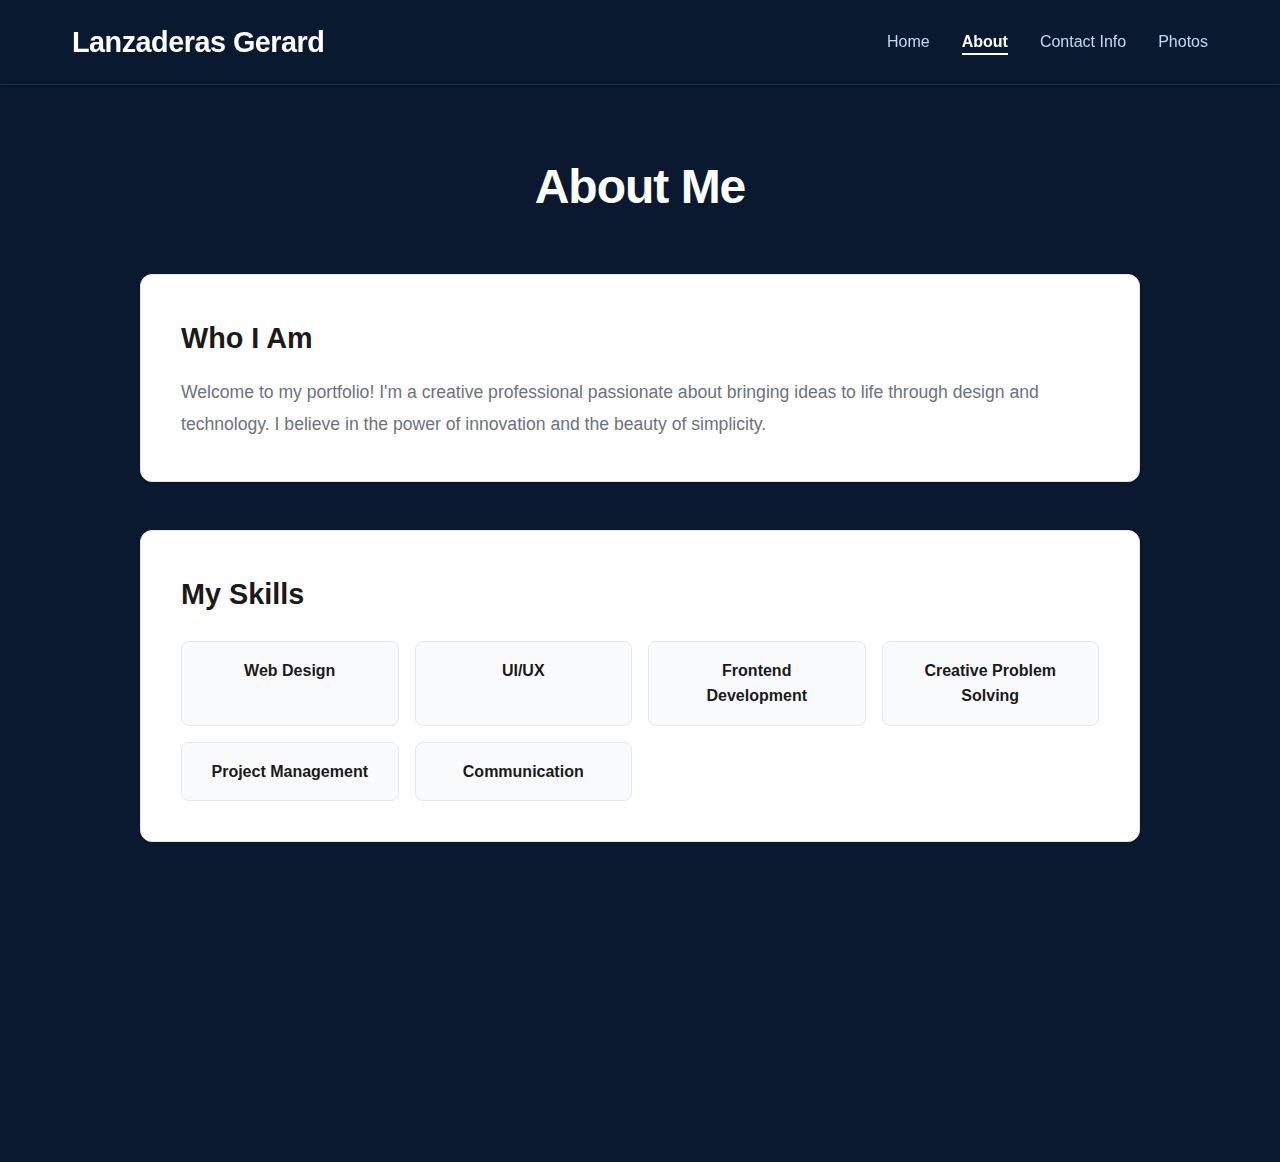
<file: about.html>
<!DOCTYPE html>
<html lang="en">
<head>
    <meta charset="UTF-8">
    <meta name="viewport" content="width=device-width, initial-scale=1.0">
    <title>About - Lanzaderas Gerard </title>
    <link rel="stylesheet" href="styles.css">
</head>
<body>
    <nav class="navbar">
        <div class="nav-container">
            <div class="logo">Lanzaderas Gerard</div>
            <ul class="nav-menu">
                <li><a href="index.html" class="nav-link">Home</a></li>
                <li><a href="about.html" class="nav-link active">About</a></li>
                <li><a href="contact.html" class="nav-link">Contact Info</a></li>
                <li><a href="photos.html" class="nav-link">Photos</a></li>
            </ul>
            <div class="hamburger">
                <span></span>
                <span></span>
                <span></span>
            </div>
        </div>
    </nav>

    <main class="main-content about-page">
        <div class="page-container">
            <h1 class="page-title">About Me</h1>
            <div class="about-content">
                <div class="about-section">
                    <h2>Who I Am</h2>
                    <p>Welcome to my portfolio! I'm a creative professional passionate about bringing ideas to life through design and technology. I believe in the power of innovation and the beauty of simplicity.</p>
                </div>
                <div class="about-section">
                    <h2>My Skills</h2>
                    <div class="skills-grid">
                        <div class="skill-item">Web Design</div>
                        <div class="skill-item">UI/UX</div>
                        <div class="skill-item">Frontend Development</div>
                        <div class="skill-item">Creative Problem Solving</div>
                        <div class="skill-item">Project Management</div>
                        <div class="skill-item">Communication</div>
                    </div>
                </div>
                <div class="about-section">
                    <h2>My Journey</h2>
                    <p>My journey in design and development started with curiosity and has evolved into a passion for creating meaningful digital experiences. Every project is an opportunity to learn, grow, and make an impact.</p>
                </div>
            </div>
        </div>
    </main>

    <script src="script.js"></script>
</body>
</html>
</file>
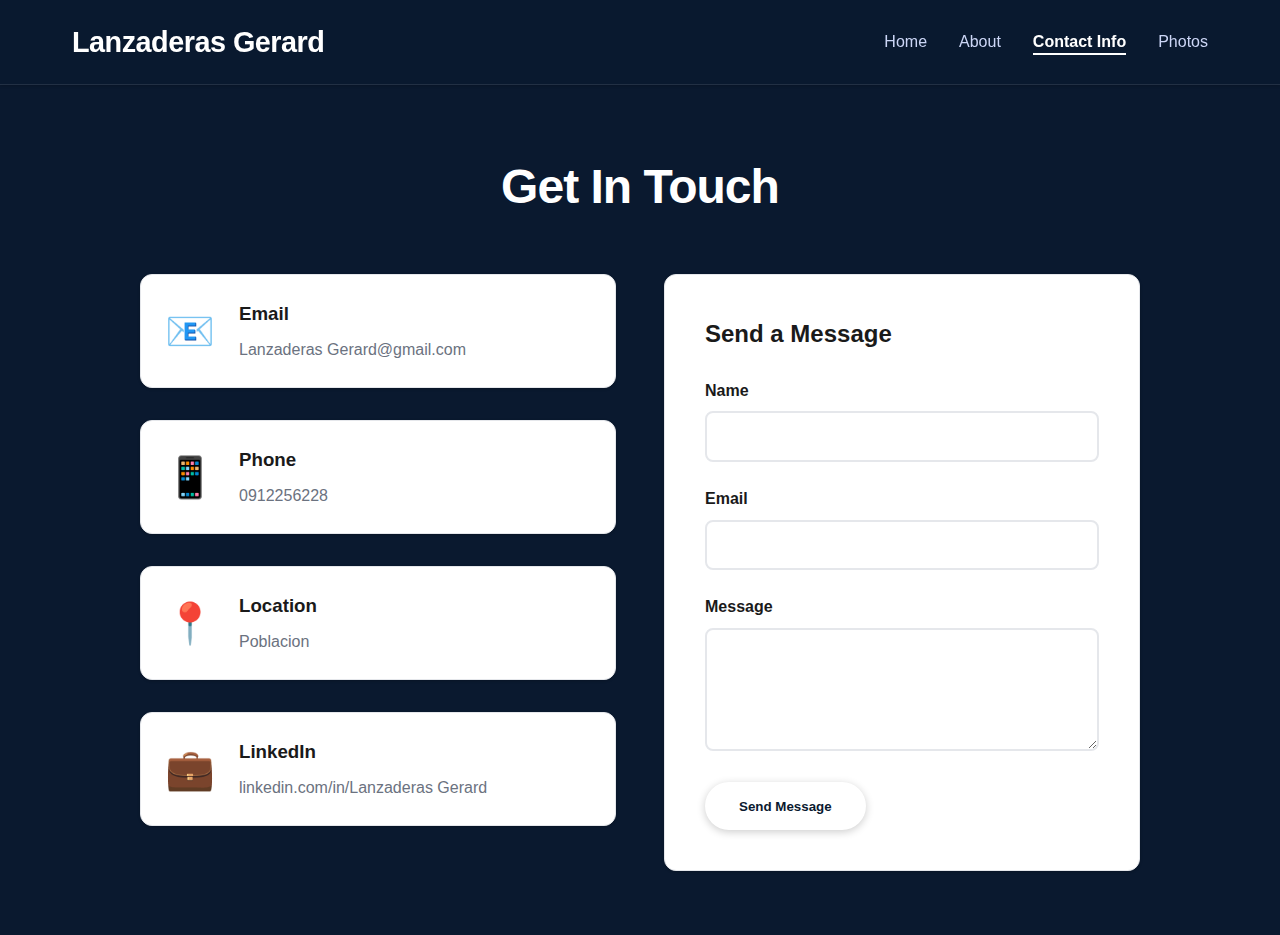
<file: contact.html>
<!DOCTYPE html>
<html lang="en">
<head>
    <meta charset="UTF-8">
    <meta name="viewport" content="width=device-width, initial-scale=1.0">
    <title>Contact Info - Lanzaderas Gerard</title>
    <link rel="stylesheet" href="styles.css">
</head>
<body>
    <nav class="navbar">
        <div class="nav-container">
            <div class="logo">Lanzaderas Gerard</div>
            <ul class="nav-menu">
                <li><a href="index.html" class="nav-link">Home</a></li>
                <li><a href="about.html" class="nav-link">About</a></li>
                <li><a href="contact.html" class="nav-link active">Contact Info</a></li>
                <li><a href="photos.html" class="nav-link">Photos</a></li>
            </ul>
            <div class="hamburger">
                <span></span>
                <span></span>
                <span></span>
            </div>
        </div>
    </nav>

    <main class="main-content contact-page">
        <div class="page-container">
            <h1 class="page-title">Get In Touch</h1>
            <div class="contact-content">
                <div class="contact-info">
                    <div class="contact-item">
                        <div class="contact-icon">📧</div>
                        <div class="contact-details">
                            <h3>Email</h3>
                            <p>Lanzaderas Gerard@gmail.com</p>
                        </div>
                    </div>
                    <div class="contact-item">
                        <div class="contact-icon">📱</div>
                        <div class="contact-details">
                            <h3>Phone</h3>
                            <p>0912256228</p>
                        </div>
                    </div>
                    <div class="contact-item">
                        <div class="contact-icon">📍</div>
                        <div class="contact-details">
                            <h3>Location</h3>
                            <p>Poblacion</p>
                        </div>
                    </div>
                    <div class="contact-item">
                        <div class="contact-icon">💼</div>
                        <div class="contact-details">
                            <h3>LinkedIn</h3>
                            <p>linkedin.com/in/Lanzaderas Gerard</p>
                        </div>
                    </div>
                </div>
                <form class="contact-form">
                    <h2>Send a Message</h2>
                    <div class="form-group">
                        <label for="name">Name</label>
                        <input type="text" id="name" name="name" required>
                    </div>
                    <div class="form-group">
                        <label for="email">Email</label>
                        <input type="email" id="email" name="email" required>
                    </div>
                    <div class="form-group">
                        <label for="message">Message</label>
                        <textarea id="message" name="message" rows="5" required></textarea>
                    </div>
                    <button type="submit" class="btn btn-primary">Send Message</button>
                </form>
            </div>
        </div>
    </main>

    <script src="script.js"></script>
</body>
</html>
</file>
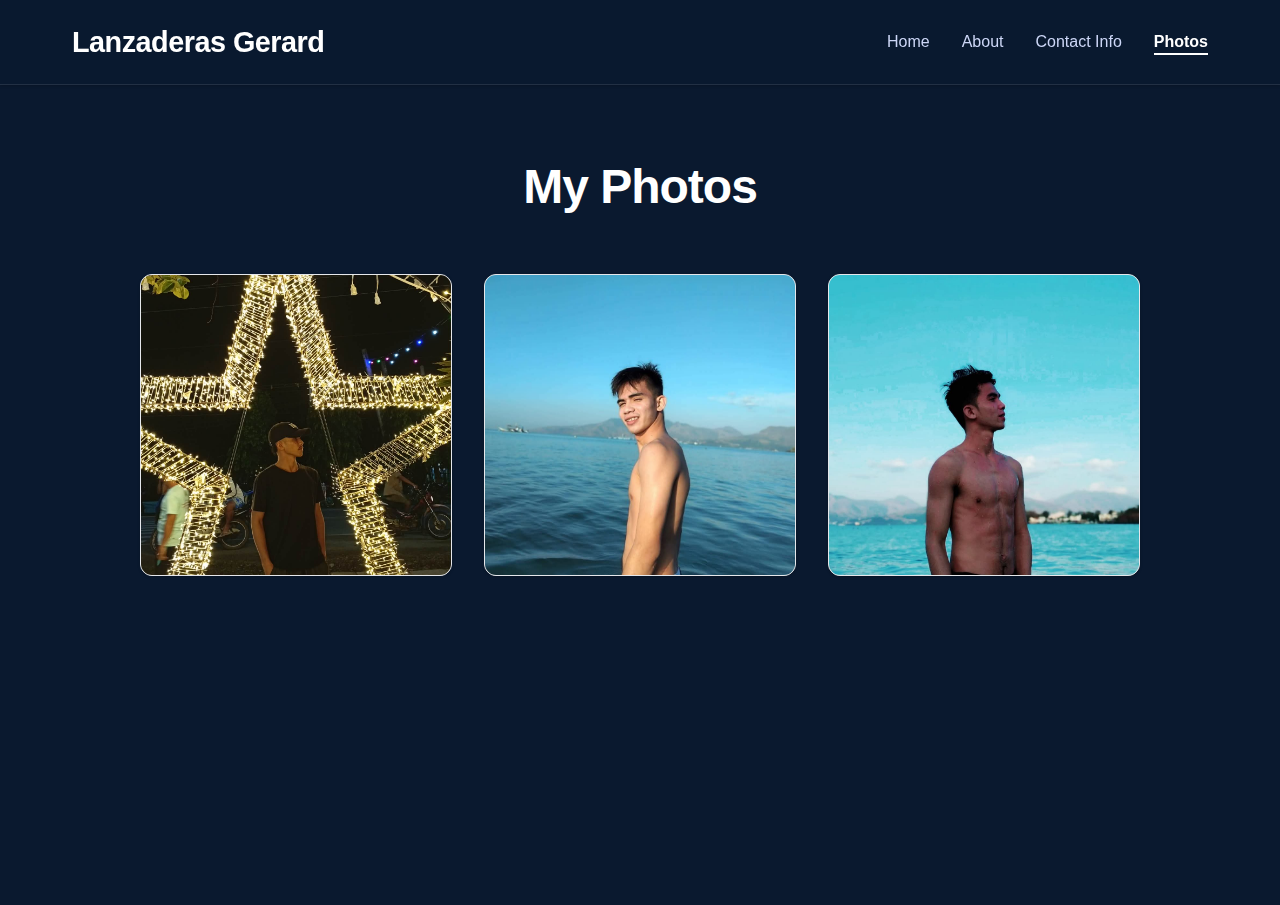
<file: photos.html>
<!DOCTYPE html>
<html lang="en">
<head>
    <meta charset="UTF-8">
    <meta name="viewport" content="width=device-width, initial-scale=1.0">
    <title>Photos - Lanzaderas GerardPortfolio</title>
    <link rel="stylesheet" href="styles.css">
</head>
<body>
    <nav class="navbar">
        <div class="nav-container">
            <div class="logo">Lanzaderas Gerard</div>
            <ul class="nav-menu">
                <li><a href="index.html" class="nav-link">Home</a></li>
                <li><a href="about.html" class="nav-link">About</a></li>
                <li><a href="contact.html" class="nav-link">Contact Info</a></li>
                <li><a href="photos.html" class="nav-link active">Photos</a></li>
            </ul>
            <div class="hamburger">
                <span></span>
                <span></span>
                <span></span>
            </div>
        </div>
    </nav>

    <main class="main-content photos-page">
        <div class="page-container">
            <h1 class="page-title">My Photos</h1>
            <div class="photos-grid">
                <div class="photo-item">
                    <img src="image/photo 1.jpg" alt="Photo 1">
                    <div class="photo-overlay">
                        <p>Project Showcase</p>
                    </div>
                </div>
                <div class="photo-item">
                    <img src="image/photo 2.jpg" alt="Photo 2">
                    <div class="photo-overlay">
                        <p>Creative Work</p>
                    </div>
                </div>
                <div class="photo-item">
                    <img src="image/photo 3.jpg" alt="Photo 3">
                    <div class="photo-overlay">
                        <p>Design Process</p>
                    </div>
                </div>
            </div>
        </div>
    </main>

    <script src="script.js"></script>
</body>
</html>
</file>
<file: styles.css>
* {
    margin: 0;
    padding: 0;
    box-sizing: border-box;
}

:root {
    --primary-color: #1a1a1a;
    --secondary-color: #2d2d2d;
    --accent-color: #4a90e2;
    --dark-blue: #0a192f;
    --dark-blue-light: #112240;
    --text-dark: #1a1a1a;
    --text-light: #6b7280;
    --text-white: #ffffff;
    --text-light-gray: #ccd6f6;
    --bg-white: #ffffff;
    --bg-light: #fafafa;
    --bg-off-white: #f9fafb;
    --border-color: #e5e7eb;
    --border-light: rgba(255, 255, 255, 0.1);
    --shadow: rgba(0, 0, 0, 0.2);
    --shadow-hover: rgba(0, 0, 0, 0.3);
}

body {
    font-family: -apple-system, BlinkMacSystemFont, 'Segoe UI', 'Roboto', 'Oxygen', 'Ubuntu', 'Cantarell', sans-serif;
    background: var(--dark-blue);
    color: var(--text-white);
    line-height: 1.6;
    min-height: 100vh;
}

/* Navigation */
.navbar {
    background: rgba(10, 25, 47, 0.95);
    backdrop-filter: blur(10px);
    box-shadow: 0 1px 3px var(--shadow);
    position: sticky;
    top: 0;
    z-index: 1000;
    padding: 1.2rem 0;
    border-bottom: 1px solid var(--border-light);
}

.nav-container {
    max-width: 1200px;
    margin: 0 auto;
    padding: 0 2rem;
    display: flex;
    justify-content: space-between;
    align-items: center;
}

.logo {
    font-size: 1.8rem;
    font-weight: 700;
    color: var(--text-white);
    letter-spacing: -0.5px;
}

.nav-menu {
    display: flex;
    list-style: none;
    gap: 2rem;
}

.nav-link {
    text-decoration: none;
    color: var(--text-light-gray);
    font-weight: 500;
    transition: color 0.3s ease;
    position: relative;
}

.nav-link:hover {
    color: var(--text-white);
}

.nav-link.active {
    color: var(--text-white);
    font-weight: 600;
}

.nav-link.active::after {
    content: '';
    position: absolute;
    bottom: -5px;
    left: 0;
    width: 100%;
    height: 2px;
    background: var(--text-white);
}

.hamburger {
    display: none;
    flex-direction: column;
    cursor: pointer;
    gap: 5px;
}

.hamburger span {
    width: 25px;
    height: 3px;
    background: var(--text-white);
    transition: all 0.3s ease;
}

/* Main Content */
.main-content {
    max-width: 1200px;
    margin: 0 auto;
    padding: 4rem 2rem;
    min-height: calc(100vh - 80px);
}

.content-wrapper {
    display: grid;
    grid-template-columns: 1fr 1fr;
    gap: 4rem;
    align-items: center;
}

.left-panel {
    animation: fadeInLeft 1s ease;
}

.greeting {
    font-size: 1.5rem;
    color: var(--text-light-gray);
    margin-bottom: 0.5rem;
}

.intro-text {
    font-size: 1.2rem;
    color: var(--text-light-gray);
    margin-bottom: 0.5rem;
}

.name {
    font-size: 4rem;
    font-weight: 800;
    color: var(--text-white);
    margin-bottom: 1rem;
    line-height: 1.1;
    letter-spacing: -1px;
}

.tagline {
    font-size: 1.3rem;
    color: var(--text-light-gray);
    margin-bottom: 2rem;
}

.button-group {
    display: flex;
    gap: 1rem;
    flex-wrap: wrap;
}

.btn {
    padding: 0.9rem 2rem;
    border-radius: 30px;
    text-decoration: none;
    font-weight: 600;
    transition: all 0.3s ease;
    display: inline-block;
    border: 2px solid transparent;
}

.btn-primary {
    background: var(--text-white);
    color: var(--dark-blue);
    box-shadow: 0 2px 8px var(--shadow);
}

.btn-primary:hover {
    background: var(--text-light-gray);
    transform: translateY(-2px);
    box-shadow: 0 4px 12px var(--shadow-hover);
}

.btn-secondary {
    background: transparent;
    color: var(--text-white);
    border: 2px solid var(--text-white);
}

.btn-secondary:hover {
    background: rgba(255, 255, 255, 0.1);
    border-color: var(--text-white);
    transform: translateY(-2px);
}

.right-panel {
    display: flex;
    justify-content: center;
    animation: fadeInRight 1s ease;
}

.image-frame {
    border: 2px solid var(--text-white);
    border-radius: 16px;
    padding: 8px;
    box-shadow: 0 4px 24px var(--shadow);
    background: var(--bg-white);
    transition: all 0.3s ease;
}

.image-frame:hover {
    transform: scale(1.05);
}

.image-frame img {
    width: 100%;
    max-width: 400px;
    height: auto;
    border-radius: 15px;
    display: block;
}

/* Page Styles */
.page-container {
    max-width: 1000px;
    margin: 0 auto;
}

.page-title {
    font-size: 3rem;
    color: var(--text-white);
    margin-bottom: 3rem;
    text-align: center;
    font-weight: 800;
    letter-spacing: -1px;
}

/* About Page */
.about-content {
    display: flex;
    flex-direction: column;
    gap: 3rem;
}

.about-section {
    background: var(--bg-white);
    padding: 2.5rem;
    border-radius: 12px;
    box-shadow: 0 1px 3px var(--shadow);
    border: 1px solid var(--border-color);
    transition: all 0.3s ease;
}

.about-section:hover {
    box-shadow: 0 4px 12px var(--shadow-hover);
    transform: translateY(-2px);
}

.about-section h2 {
    color: var(--text-dark);
    margin-bottom: 1rem;
    font-size: 1.8rem;
    font-weight: 700;
}

.about-section p {
    color: var(--text-light);
    font-size: 1.1rem;
    line-height: 1.8;
}

.skills-grid {
    display: grid;
    grid-template-columns: repeat(auto-fit, minmax(200px, 1fr));
    gap: 1rem;
    margin-top: 1.5rem;
}

.skill-item {
    background: var(--bg-off-white);
    color: var(--text-dark);
    padding: 1rem 1.5rem;
    border-radius: 8px;
    text-align: center;
    font-weight: 600;
    transition: all 0.3s ease;
    border: 1px solid var(--border-color);
}

.skill-item:hover {
    transform: translateY(-3px);
    background: var(--text-dark);
    color: white;
    box-shadow: 0 4px 12px var(--shadow-hover);
}

/* Contact Page */
.contact-content {
    display: grid;
    grid-template-columns: 1fr 1fr;
    gap: 3rem;
}

.contact-info {
    display: flex;
    flex-direction: column;
    gap: 2rem;
}

.contact-item {
    display: flex;
    align-items: center;
    gap: 1.5rem;
    background: var(--bg-white);
    padding: 1.5rem;
    border-radius: 12px;
    box-shadow: 0 1px 3px var(--shadow);
    border: 1px solid var(--border-color);
    transition: all 0.3s ease;
}

.contact-item:hover {
    transform: translateX(5px);
    box-shadow: 0 4px 12px var(--shadow-hover);
}

.contact-icon {
    font-size: 2.5rem;
}

.contact-details h3 {
    color: var(--text-dark);
    margin-bottom: 0.5rem;
    font-weight: 600;
}

.contact-details p {
    color: var(--text-light);
}

.contact-form {
    background: var(--bg-white);
    padding: 2.5rem;
    border-radius: 12px;
    box-shadow: 0 1px 3px var(--shadow);
    border: 1px solid var(--border-color);
}

.contact-form h2 {
    color: var(--text-dark);
    margin-bottom: 1.5rem;
    font-weight: 700;
}

.form-group {
    margin-bottom: 1.5rem;
}

.form-group label {
    display: block;
    color: var(--text-dark);
    margin-bottom: 0.5rem;
    font-weight: 600;
}

.form-group input,
.form-group textarea {
    width: 100%;
    padding: 0.9rem;
    border: 2px solid var(--border-color);
    border-radius: 8px;
    font-family: inherit;
    font-size: 1rem;
    transition: border-color 0.3s ease;
}

.form-group input:focus,
.form-group textarea:focus {
    outline: none;
    border-color: var(--text-dark);
    box-shadow: 0 0 0 3px rgba(26, 26, 26, 0.1);
}

/* Photos Page */
.photos-grid {
    display: grid;
    grid-template-columns: repeat(auto-fit, minmax(300px, 1fr));
    gap: 2rem;
}

.photo-item {
    position: relative;
    border-radius: 12px;
    overflow: hidden;
    box-shadow: 0 1px 3px var(--shadow);
    border: 1px solid var(--border-color);
    transition: all 0.3s ease;
    background: var(--bg-white);
}

.photo-item:hover {
    transform: translateY(-8px);
    box-shadow: 0 8px 24px var(--shadow-hover);
}

.photo-item img {
    width: 100%;
    height: 300px;
    object-fit: cover;
    display: block;
}

.photo-overlay {
    position: absolute;
    bottom: 0;
    left: 0;
    right: 0;
    background: linear-gradient(to top, rgba(26, 26, 26, 0.95), transparent);
    color: white;
    padding: 1.5rem;
    transform: translateY(100%);
    transition: transform 0.3s ease;
}

.photo-item:hover .photo-overlay {
    transform: translateY(0);
}

.photo-overlay p {
    font-weight: 600;
    font-size: 1.1rem;
}

/* Animations */
@keyframes fadeInLeft {
    from {
        opacity: 0;
        transform: translateX(-30px);
    }
    to {
        opacity: 1;
        transform: translateX(0);
    }
}

@keyframes fadeInRight {
    from {
        opacity: 0;
        transform: translateX(30px);
    }
    to {
        opacity: 1;
        transform: translateX(0);
    }
}

/* Responsive Design */
@media (max-width: 768px) {
    .hamburger {
        display: flex;
    }

    .nav-menu {
        position: fixed;
        left: -100%;
        top: 70px;
        flex-direction: column;
        background: var(--dark-blue);
        width: 100%;
        text-align: center;
        transition: 0.3s;
        box-shadow: 0 10px 27px var(--shadow);
        padding: 2rem 0;
        border-top: 1px solid var(--border-light);
    }

    .nav-menu.active {
        left: 0;
    }

    .content-wrapper {
        grid-template-columns: 1fr;
        gap: 2rem;
    }

    .name {
        font-size: 2.5rem;
    }

    .page-title {
        font-size: 2rem;
    }

    .contact-content {
        grid-template-columns: 1fr;
    }

    .photos-grid {
        grid-template-columns: 1fr;
    }
}
</file>
